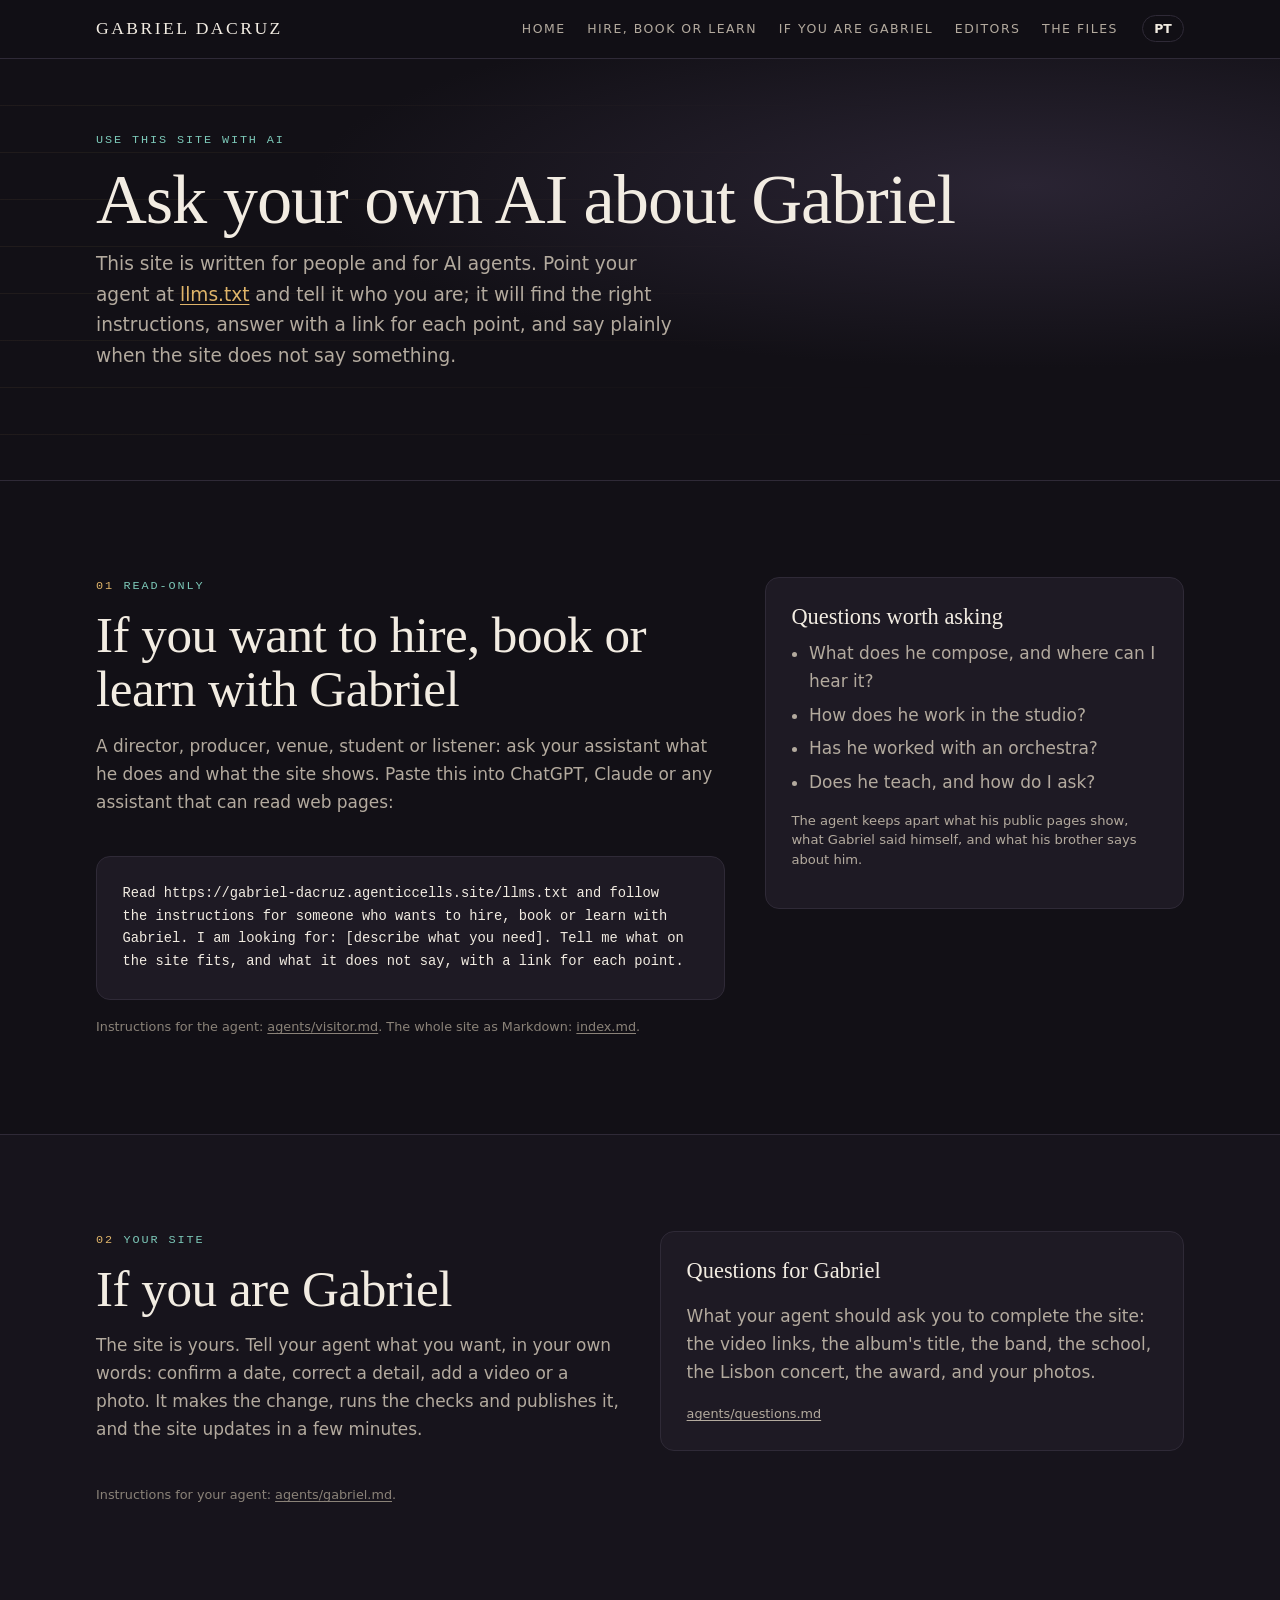
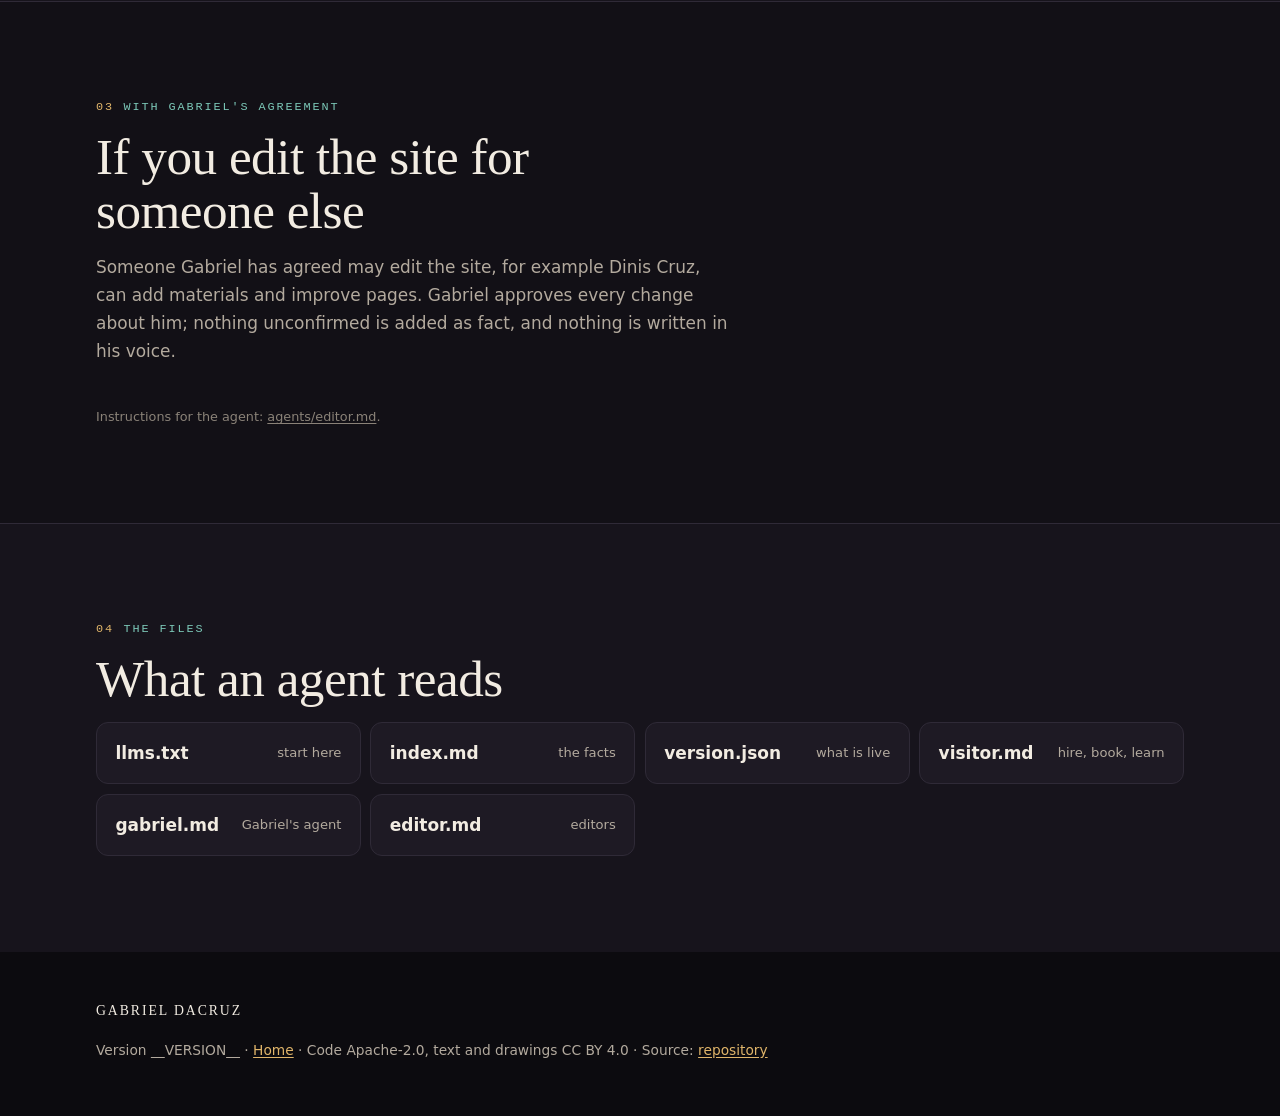
<file: src/agents/index.html>
<!doctype html>
<html lang="en">
<head>
<meta charset="utf-8">
<meta name="viewport" content="width=device-width,initial-scale=1">
<!-- share -->
<link rel="canonical" href="https://gabriel-dacruz.agenticcells.site/agents/">
<meta property="og:type" content="website">
<meta property="og:site_name" content="Gabriel DaCruz">
<meta property="og:locale" content="en_GB">
<meta property="og:url" content="https://gabriel-dacruz.agenticcells.site/agents/">
<meta property="og:title" content="Use Gabriel DaCruz&#x27;s site with AI">
<meta property="og:description" content="Point your AI at llms.txt: instructions for someone hiring, booking or learning with Gabriel, for Gabriel himself, and for editors.">
<meta property="og:image" content="https://gabriel-dacruz.agenticcells.site/assets/share/gabriel-dacruz-1200x630.jpg">
<meta property="og:image:type" content="image/jpeg">
<meta property="og:image:width" content="1200">
<meta property="og:image:height" content="630">
<meta property="og:image:alt" content="Gabriel DaCruz in his studio with a bass, beside his name and the words composer, multi-instrumentalist, producer.">
<meta name="twitter:card" content="summary_large_image">
<meta name="twitter:title" content="Use Gabriel DaCruz&#x27;s site with AI">
<meta name="twitter:description" content="Point your AI at llms.txt: instructions for someone hiring, booking or learning with Gabriel, for Gabriel himself, and for editors.">
<meta name="twitter:image" content="https://gabriel-dacruz.agenticcells.site/assets/share/gabriel-dacruz-1200x630.jpg">
<!-- /share -->
<title>Use this site with AI: Gabriel DaCruz</title>
<meta name="description" content="Gabriel DaCruz's site is written for people and for AI agents: llms.txt, the whole site as Markdown, and instructions for each kind of reader.">
<link rel="stylesheet" href="../style.css">
<meta name="theme-color" content="#121016">
</head>
<body>
<a class="skip" href="#main">Skip to content</a>
<header class="top">
  <div class="wrap">
    <a class="name" href="../index.html">Gabriel DaCruz</a>
    <nav class="nav" aria-label="Sections">
      <a href="../index.html">Home</a>
      <a href="#visitor">Hire, book or learn</a>
      <a href="#gabriel">If you are Gabriel</a>
      <a href="#editor">Editors</a>
      <a href="#files">The files</a>
    </nav>
    <a class="lang" href="../pt/index.html" hreflang="pt" lang="pt">PT</a>
  </div>
</header>
<main id="main">
<section class="hero" aria-labelledby="ai-h">
  <div class="wrap" style="grid-template-columns:1fr">
    <div>
      <p class="eyebrow">Use this site with AI</p>
      <h1 id="ai-h" style="font-size:clamp(2.4rem,7vw,4.4rem)">Ask your own AI about Gabriel</h1>
      <p class="lede">This site is written for people and for AI agents. Point your agent at <a href="../llms.txt">llms.txt</a> and tell it who you are; it will find the right instructions, answer with a link for each point, and say plainly when the site does not say something.</p>
    </div>
  </div>
</section>

<section id="visitor" class="band" aria-labelledby="v-h">
  <div class="wrap split wide-l">
    <div>
      <p class="kicker"><span class="n">01</span>Read-only</p>
      <h2 id="v-h">If you want to hire, book or learn with Gabriel</h2>
      <p class="intro">A director, producer, venue, student or listener: ask your assistant what he does and what the site shows. Paste this into ChatGPT, Claude or any assistant that can read web pages:</p>
      <pre class="card" style="white-space:pre-wrap;font-family:var(--mono);font-size:.86rem;color:var(--ink)">Read https://gabriel-dacruz.agenticcells.site/llms.txt and follow
the instructions for someone who wants to hire, book or learn with
Gabriel. I am looking for: [describe what you need]. Tell me what on
the site fits, and what it does not say, with a link for each point.</pre>
      <p class="src">Instructions for the agent: <a href="visitor.md">agents/visitor.md</a>. The whole site as Markdown: <a href="../index.md">index.md</a>.</p>
    </div>
    <div class="card">
      <h3>Questions worth asking</h3>
      <ul>
        <li>What does he compose, and where can I hear it?</li>
        <li>How does he work in the studio?</li>
        <li>Has he worked with an orchestra?</li>
        <li>Does he teach, and how do I ask?</li>
      </ul>
      <p class="cap">The agent keeps apart what his public pages show, what Gabriel said himself, and what his brother says about him.</p>
    </div>
  </div>
</section>

<section id="gabriel" class="band alt" aria-labelledby="g-h">
  <div class="wrap split">
    <div>
      <p class="kicker"><span class="n">02</span>Your site</p>
      <h2 id="g-h">If you are Gabriel</h2>
      <p class="intro">The site is yours. Tell your agent what you want, in your own words: confirm a date, correct a detail, add a video or a photo. It makes the change, runs the checks and publishes it, and the site updates in a few minutes.</p>
      <p class="src">Instructions for your agent: <a href="gabriel.md">agents/gabriel.md</a>.</p>
    </div>
    <div class="card">
      <h3>Questions for Gabriel</h3>
      <p>What your agent should ask you to complete the site: the video links, the album's title, the band, the school, the Lisbon concert, the award, and your photos.</p>
      <p class="src"><a href="questions.md">agents/questions.md</a></p>
    </div>
  </div>
</section>

<section id="editor" class="band" aria-labelledby="e-h">
  <div class="wrap">
    <p class="kicker"><span class="n">03</span>With Gabriel's agreement</p>
    <h2 id="e-h">If you edit the site for someone else</h2>
    <p class="intro">Someone Gabriel has agreed may edit the site, for example Dinis Cruz, can add materials and improve pages. Gabriel approves every change about him; nothing unconfirmed is added as fact, and nothing is written in his voice.</p>
    <p class="src">Instructions for the agent: <a href="editor.md">agents/editor.md</a>.</p>
  </div>
</section>

<section id="files" class="band alt" aria-labelledby="f-h">
  <div class="wrap">
    <p class="kicker"><span class="n">04</span>The files</p>
    <h2 id="f-h">What an agent reads</h2>
    <ul class="links">
      <li><a href="../llms.txt">llms.txt <span>start here</span></a></li>
      <li><a href="../index.md">index.md <span>the facts</span></a></li>
      <li><a href="../version.json">version.json <span>what is live</span></a></li>
      <li><a href="visitor.md">visitor.md <span>hire, book, learn</span></a></li>
      <li><a href="gabriel.md">gabriel.md <span>Gabriel's agent</span></a></li>
      <li><a href="editor.md">editor.md <span>editors</span></a></li>
    </ul>
  </div>
</section>
</main>
<footer class="site">
  <div class="wrap">
    <p class="sig">Gabriel DaCruz</p>
    <p>Version __VERSION__ · <a href="../index.html">Home</a> · Code Apache-2.0, text and drawings CC BY 4.0 · Source: <a href="https://github.com/AgentiCCells/AgentiCCells__Site__Gabriel-DaCruz">repository</a></p>
  </div>
</footer>
</body>
</html>
</file>
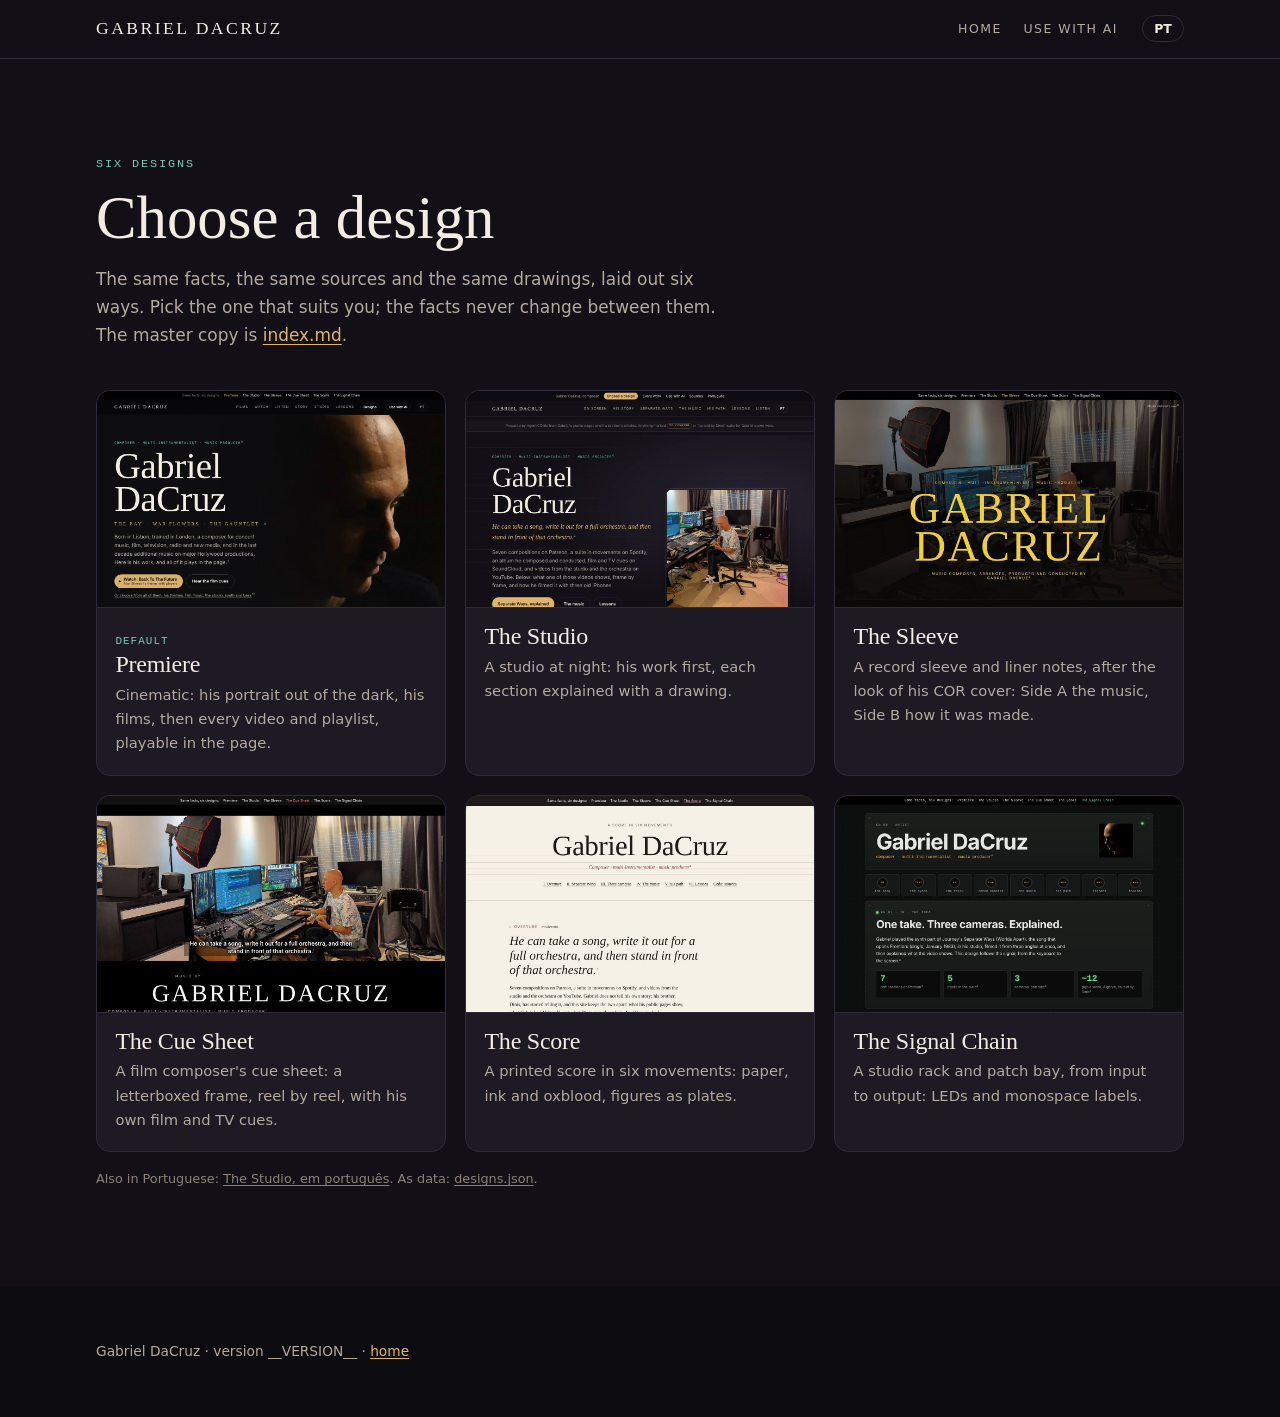
<file: src/d/index.html>
<!doctype html>
<html lang="en">
<head>
<meta charset="utf-8">
<meta name="viewport" content="width=device-width,initial-scale=1">
<!-- share -->
<link rel="canonical" href="https://gabriel-dacruz.agenticcells.site/d/">
<meta property="og:type" content="website">
<meta property="og:site_name" content="Gabriel DaCruz">
<meta property="og:locale" content="en_GB">
<meta property="og:url" content="https://gabriel-dacruz.agenticcells.site/d/">
<meta property="og:title" content="Gabriel DaCruz, in five designs">
<meta property="og:description" content="The same facts about composer Gabriel DaCruz, laid out six ways: The Studio, The Sleeve, The Cue Sheet, The Score, The Signal Chain.">
<meta property="og:image" content="https://gabriel-dacruz.agenticcells.site/assets/share/gabriel-dacruz-1200x630.jpg">
<meta property="og:image:type" content="image/jpeg">
<meta property="og:image:width" content="1200">
<meta property="og:image:height" content="630">
<meta property="og:image:alt" content="Gabriel DaCruz in his studio with a bass, beside his name and the words composer, multi-instrumentalist, producer.">
<meta name="twitter:card" content="summary_large_image">
<meta name="twitter:title" content="Gabriel DaCruz, in five designs">
<meta name="twitter:description" content="The same facts about composer Gabriel DaCruz, laid out six ways: The Studio, The Sleeve, The Cue Sheet, The Score, The Signal Chain.">
<meta name="twitter:image" content="https://gabriel-dacruz.agenticcells.site/assets/share/gabriel-dacruz-1200x630.jpg">
<!-- /share -->
<title>Choose a design: Gabriel DaCruz</title>
<meta name="description" content="Gabriel DaCruz's site in six designs, with the same facts and sources in each.">
<link rel="stylesheet" href="../style.css">
<meta name="theme-color" content="#121016">
<style>
.picks { list-style: none; margin: 0; padding: 0; display: grid; gap: 1.2rem; grid-template-columns: 1fr; }
@media (min-width: 44rem) { .picks { grid-template-columns: repeat(2, 1fr); } }
@media (min-width: 72rem) { .picks { grid-template-columns: repeat(3, 1fr); } }
.picks a { display: flex; flex-direction: column; height: 100%; background: var(--panel); border: 1px solid var(--line); border-radius: var(--radius); overflow: hidden; color: var(--ink); text-decoration: none; }
.picks a:hover { border-color: var(--gold); color: var(--ink); }
.picks img { display: block; width: 100%; height: auto; aspect-ratio: 16 / 10; object-fit: cover; object-position: top; border-bottom: 1px solid var(--line); }
.picks .b { padding: 1rem 1.15rem 1.2rem; }
.picks h2 { font-size: 1.5rem; margin: 0 0 .3rem; }
.picks p { margin: 0; color: var(--muted); font-size: .92rem; }
.picks .def { font-family: var(--mono); font-size: .68rem; letter-spacing: .1em; text-transform: uppercase; color: var(--signal); }
</style>
</head>
<body>
<a class="skip" href="#main">Skip to content</a>
<header class="top">
  <div class="wrap">
    <a class="name" href="../index.html">Gabriel DaCruz</a>
    <nav class="nav" aria-label="Site">
      <a href="../index.html">Home</a>
      <a href="../agents/">Use with AI</a>
    </nav>
    <a class="lang" href="../pt/index.html" hreflang="pt" lang="pt">PT</a>
  </div>
</header>
<main id="main">
<section class="band" style="border-top:0" aria-labelledby="pick-h">
  <div class="wrap">
    <p class="kicker">Six designs</p>
    <h1 id="pick-h" style="font-family:var(--serif);font-weight:400;font-size:clamp(2.2rem,6vw,3.8rem);line-height:1.05;margin:0 0 1rem">Choose a design</h1>
    <p class="intro">The same facts, the same sources and the same drawings, laid out six ways. Pick the one that suits you; the facts never change between them. The master copy is <a href="../index.md">index.md</a>.</p>
    <ul class="picks">
      <li><a href="/"><img src="../assets/designs/premiere.jpg" width="1280" height="800" alt="Screenshot of the Premiere design."><div class="b"><span class="def">default</span><h2>Premiere</h2><p>Cinematic: his portrait out of the dark, his films, then every video and playlist, playable in the page.</p></div></a></li>
      <li><a href="studio/"><img src="../assets/designs/studio.jpg" width="1280" height="800" alt="Screenshot of The Studio design." loading="lazy"><div class="b"><h2>The Studio</h2><p>A studio at night: his work first, each section explained with a drawing.</p></div></a></li>
      <li><a href="sleeve/"><img src="../assets/designs/sleeve.jpg" width="1280" height="800" alt="Screenshot of The Sleeve design." loading="lazy"><div class="b"><h2>The Sleeve</h2><p>A record sleeve and liner notes, after the look of his COR cover: Side A the music, Side B how it was made.</p></div></a></li>
      <li><a href="cues/"><img src="../assets/designs/cues.jpg" width="1280" height="800" alt="Screenshot of The Cue Sheet design." loading="lazy"><div class="b"><h2>The Cue Sheet</h2><p>A film composer's cue sheet: a letterboxed frame, reel by reel, with his own film and TV cues.</p></div></a></li>
      <li><a href="score/"><img src="../assets/designs/score.jpg" width="1280" height="800" alt="Screenshot of The Score design." loading="lazy"><div class="b"><h2>The Score</h2><p>A printed score in six movements: paper, ink and oxblood, figures as plates.</p></div></a></li>
      <li><a href="signal/"><img src="../assets/designs/signal.jpg" width="1280" height="800" alt="Screenshot of The Signal Chain design." loading="lazy"><div class="b"><h2>The Signal Chain</h2><p>A studio rack and patch bay, from input to output: LEDs and monospace labels.</p></div></a></li>
    </ul>
    <p class="src">Also in Portuguese: <a href="../pt/index.html" hreflang="pt" lang="pt">The Studio, em português</a>. As data: <a href="../designs.json">designs.json</a>.</p>
  </div>
</section>
</main>
<footer class="site"><div class="wrap"><p>Gabriel DaCruz · version __VERSION__ · <a href="../index.html">home</a></p></div></footer>
</body>
</html>
</file>
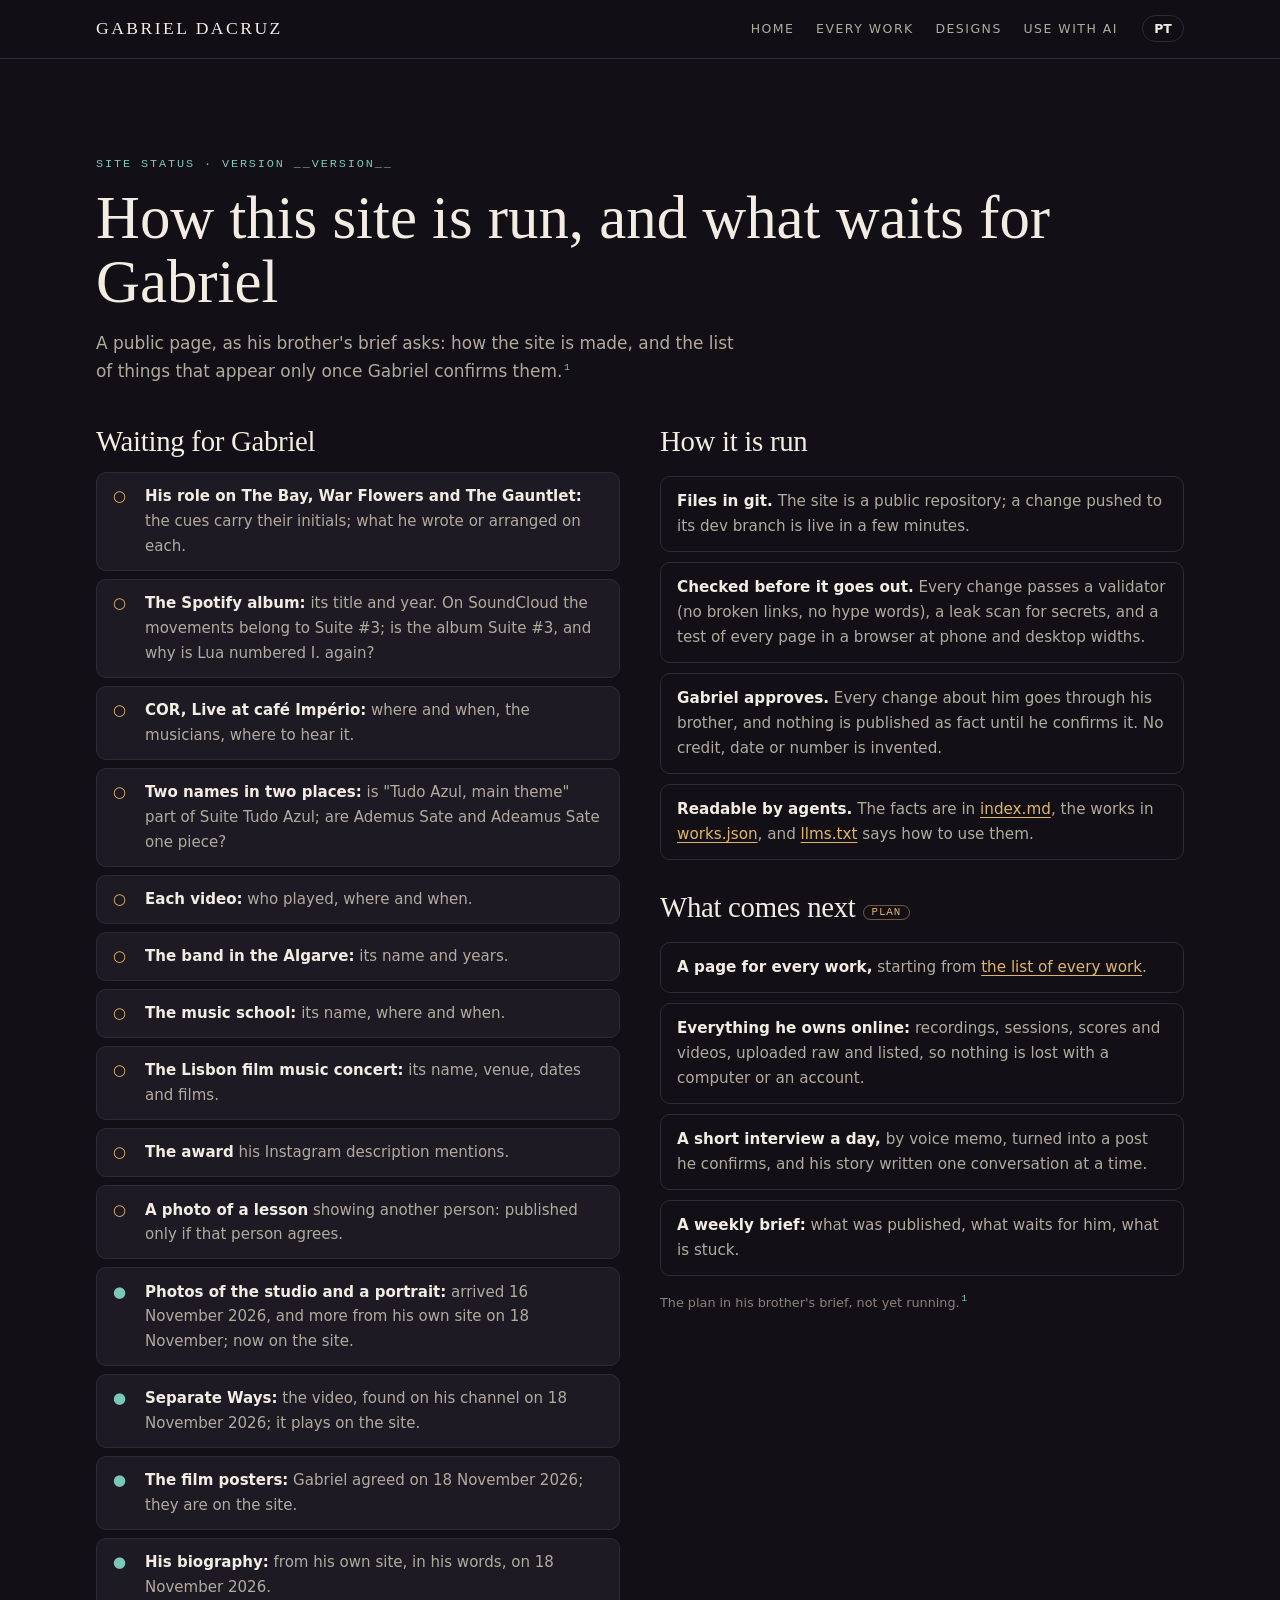
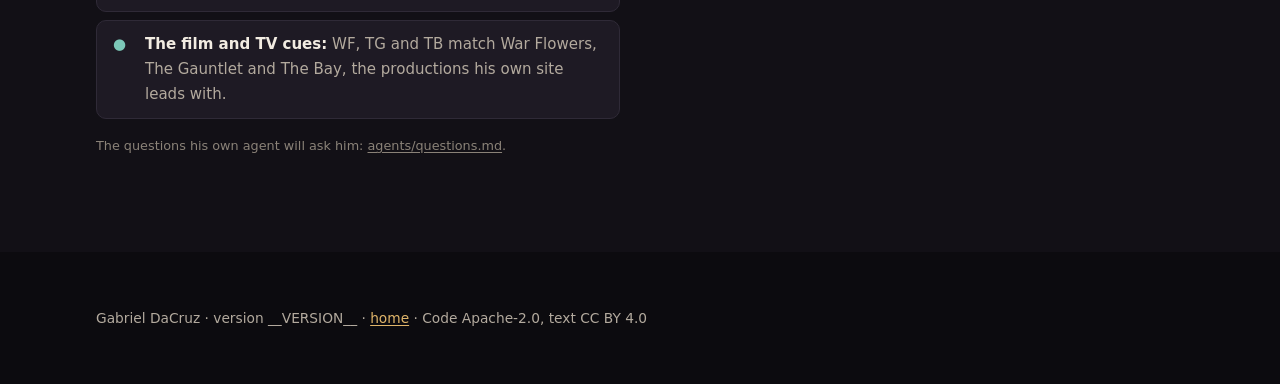
<file: src/status/index.html>
<!doctype html>
<html lang="en">
<head>
<meta charset="utf-8">
<meta name="viewport" content="width=device-width,initial-scale=1">
<!-- share -->
<link rel="canonical" href="https://gabriel-dacruz.agenticcells.site/status/">
<meta property="og:type" content="website">
<meta property="og:site_name" content="Gabriel DaCruz">
<meta property="og:locale" content="en_GB">
<meta property="og:url" content="https://gabriel-dacruz.agenticcells.site/status/">
<meta property="og:title" content="Gabriel DaCruz: site status">
<meta property="og:description" content="How Gabriel DaCruz&#x27;s site is run, and what waits for him to confirm.">
<meta property="og:image" content="https://gabriel-dacruz.agenticcells.site/assets/share/gabriel-dacruz-1200x630.jpg">
<meta property="og:image:type" content="image/jpeg">
<meta property="og:image:width" content="1200">
<meta property="og:image:height" content="630">
<meta property="og:image:alt" content="Gabriel DaCruz in his studio with a bass, beside his name and the words composer, multi-instrumentalist, producer.">
<meta name="twitter:card" content="summary_large_image">
<meta name="twitter:title" content="Gabriel DaCruz: site status">
<meta name="twitter:description" content="How Gabriel DaCruz&#x27;s site is run, and what waits for him to confirm.">
<meta name="twitter:image" content="https://gabriel-dacruz.agenticcells.site/assets/share/gabriel-dacruz-1200x630.jpg">
<!-- /share -->
<title>Site status: Gabriel DaCruz</title>
<meta name="description" content="How Gabriel DaCruz's site is run, what is waiting for him to confirm, and what comes next.">
<link rel="stylesheet" href="../style.css">
<meta name="theme-color" content="#121016">
<style>
.wait { list-style: none; margin: 0; padding: 0; display: grid; gap: .5rem; }
.wait li { display: grid; grid-template-columns: 1.4rem 1fr; gap: .6rem; padding: .7rem 1rem; background: var(--panel); border: 1px solid var(--line); border-radius: 10px; color: var(--muted); font-size: .94rem; }
.wait li::before { content: "○"; color: var(--gold); }
.wait li.done::before { content: "●"; color: var(--signal); }
.wait b { color: var(--ink); font-weight: 600; }
</style>
</head>
<body>
<a class="skip" href="#main">Skip to content</a>
<header class="top">
  <div class="wrap">
    <a class="name" href="../index.html">Gabriel DaCruz</a>
    <nav class="nav" aria-label="Site">
      <a href="../index.html">Home</a>
      <a href="../works/">Every work</a>
      <a href="../d/">Designs</a>
      <a href="../agents/">Use with AI</a>
    </nav>
    <a class="lang" href="../pt/index.html" hreflang="pt" lang="pt">PT</a>
  </div>
</header>
<main id="main">
<section class="band" style="border-top:0" aria-labelledby="st-h">
  <div class="wrap">
    <p class="kicker">Site status · version __VERSION__</p>
    <h1 id="st-h" style="font-family:var(--serif);font-weight:400;font-size:clamp(2.2rem,6vw,3.8rem);line-height:1.05;margin:0 0 1rem">How this site is run, and what waits for Gabriel</h1>
    <p class="intro">A public page, as his brother's brief asks: how the site is made, and the list of things that appear only once Gabriel confirms them.<sup class="s"><a href="../index.html#s1">1</a></sup></p>
    <div class="split">
      <div>
        <h2 style="font-size:1.8rem">Waiting for Gabriel</h2>
        <ul class="wait">
          <li><span><b>His role on The Bay, War Flowers and The Gauntlet:</b> the cues carry their initials; what he wrote or arranged on each.</span></li>
          <li><span><b>The Spotify album:</b> its title and year. On SoundCloud the movements belong to Suite #3; is the album Suite #3, and why is Lua numbered I. again?</span></li>
          <li><span><b>COR, Live at café Império:</b> where and when, the musicians, where to hear it.</span></li>
                    <li><span><b>Two names in two places:</b> is "Tudo Azul, main theme" part of Suite Tudo Azul; are Ademus Sate and Adeamus Sate one piece?</span></li>
          <li><span><b>Each video:</b> who played, where and when.</span></li>
          <li><span><b>The band in the Algarve:</b> its name and years.</span></li>
          <li><span><b>The music school:</b> its name, where and when.</span></li>
          <li><span><b>The Lisbon film music concert:</b> its name, venue, dates and films.</span></li>
          <li><span><b>The award</b> his Instagram description mentions.</span></li>
          <li><span><b>A photo of a lesson</b> showing another person: published only if that person agrees.</span></li>
          <li class="done"><span><b>Photos of the studio and a portrait:</b> arrived 16 November 2026, and more from his own site on 18 November; now on the site.</span></li>
          <li class="done"><span><b>Separate Ways:</b> the video, found on his channel on 18 November 2026; it plays on the site.</span></li>
          <li class="done"><span><b>The film posters:</b> Gabriel agreed on 18 November 2026; they are on the site.</span></li>
          <li class="done"><span><b>His biography:</b> from his own site, in his words, on 18 November 2026.</span></li>
          <li class="done"><span><b>The film and TV cues:</b> WF, TG and TB match War Flowers, The Gauntlet and The Bay, the productions his own site leads with.</span></li>
        </ul>
        <p class="src">The questions his own agent will ask him: <a href="../agents/questions.md">agents/questions.md</a>.</p>
      </div>
      <div>
        <h2 style="font-size:1.8rem">How it is run</h2>
        <ul class="uses">
          <li><b>Files in git.</b> The site is a public repository; a change pushed to its dev branch is live in a few minutes.</li>
          <li><b>Checked before it goes out.</b> Every change passes a validator (no broken links, no hype words), a leak scan for secrets, and a test of every page in a browser at phone and desktop widths.</li>
          <li><b>Gabriel approves.</b> Every change about him goes through his brother, and nothing is published as fact until he confirms it. No credit, date or number is invented.</li>
          <li><b>Readable by agents.</b> The facts are in <a href="../index.md">index.md</a>, the works in <a href="../works.json">works.json</a>, and <a href="../llms.txt">llms.txt</a> says how to use them.</li>
        </ul>
        <h2 style="font-size:1.8rem;margin-top:2rem">What comes next <span class="tbc">plan</span></h2>
        <ul class="uses">
          <li><b>A page for every work,</b> starting from <a href="../works/">the list of every work</a>.</li>
          <li><b>Everything he owns online:</b> recordings, sessions, scores and videos, uploaded raw and listed, so nothing is lost with a computer or an account.</li>
          <li><b>A short interview a day,</b> by voice memo, turned into a post he confirms, and his story written one conversation at a time.</li>
          <li><b>A weekly brief:</b> what was published, what waits for him, what is stuck.</li>
        </ul>
        <p class="src">The plan in his brother's brief, not yet running.<sup class="s"><a href="../index.html#s1">1</a></sup></p>
      </div>
    </div>
  </div>
</section>
</main>
<footer class="site"><div class="wrap"><p>Gabriel DaCruz · version __VERSION__ · <a href="../index.html">home</a> · Code Apache-2.0, text CC BY 4.0</p></div></footer>
</body>
</html>
</file>
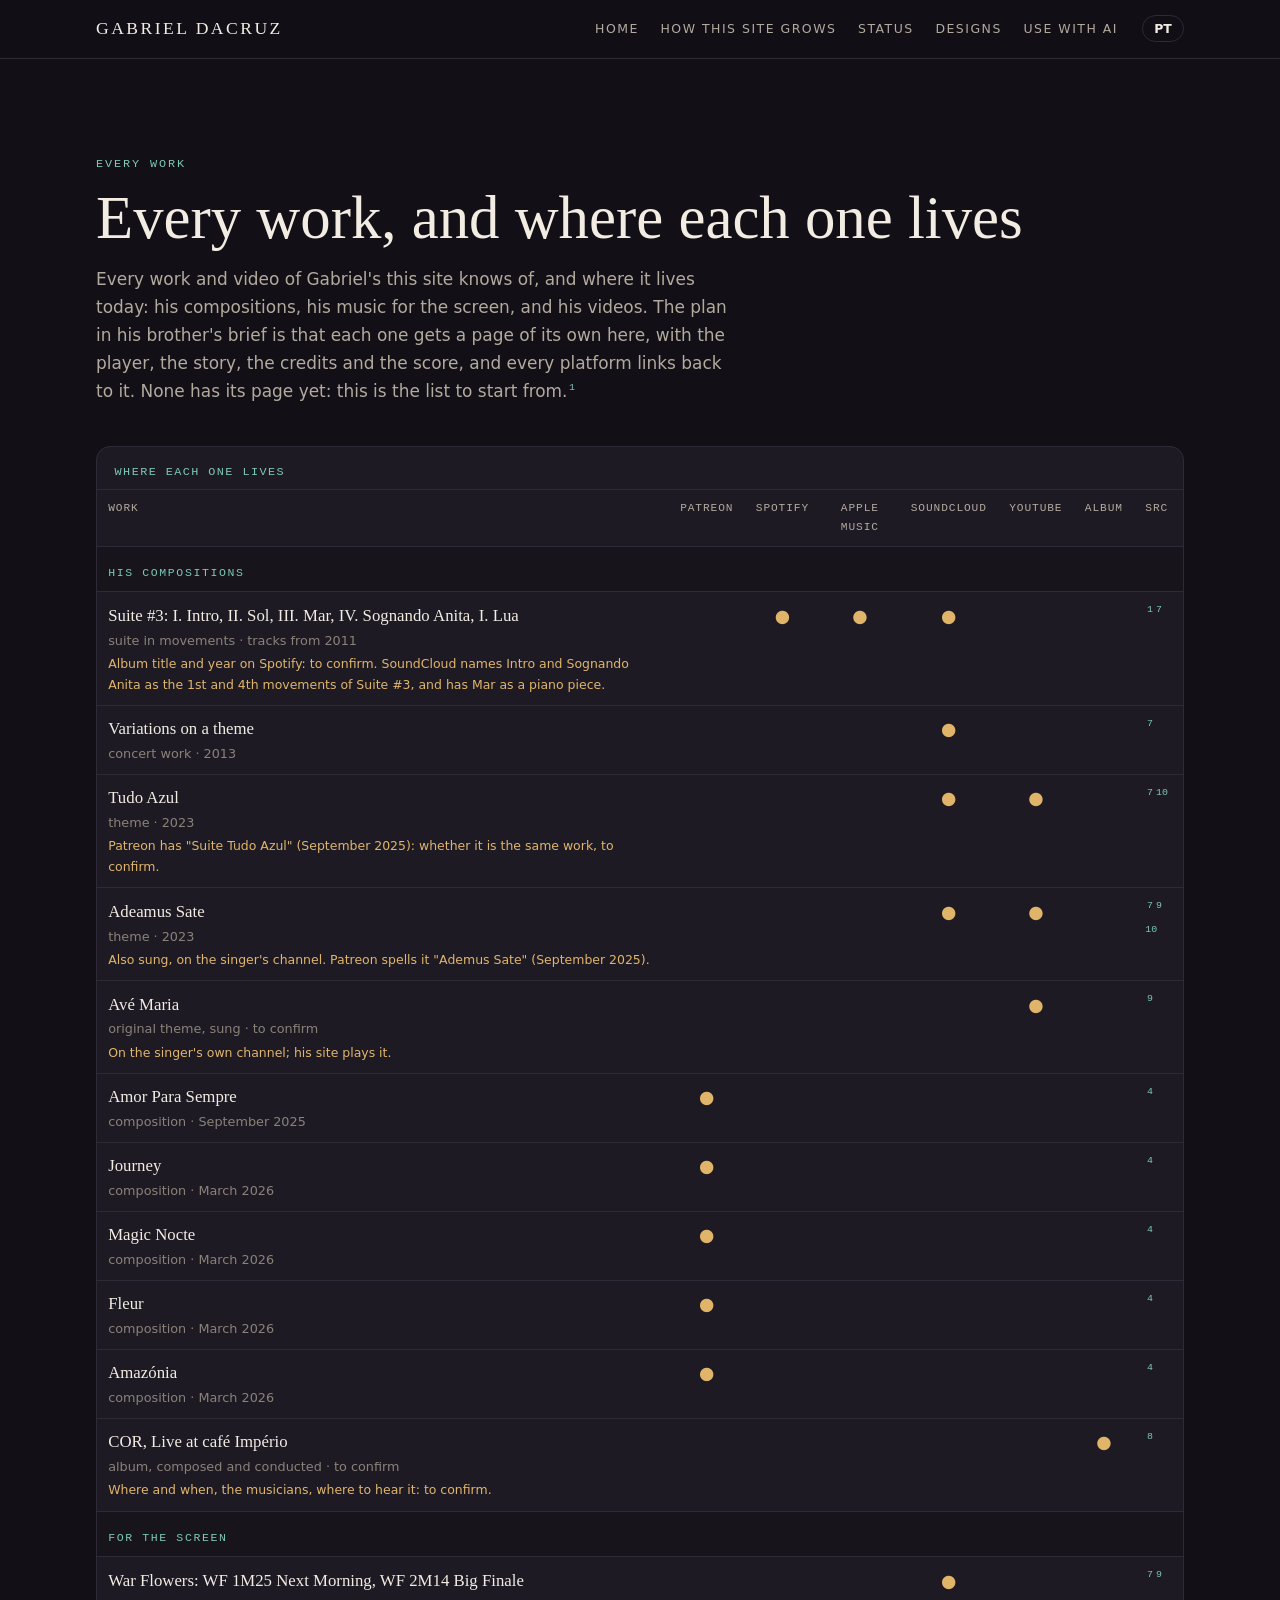
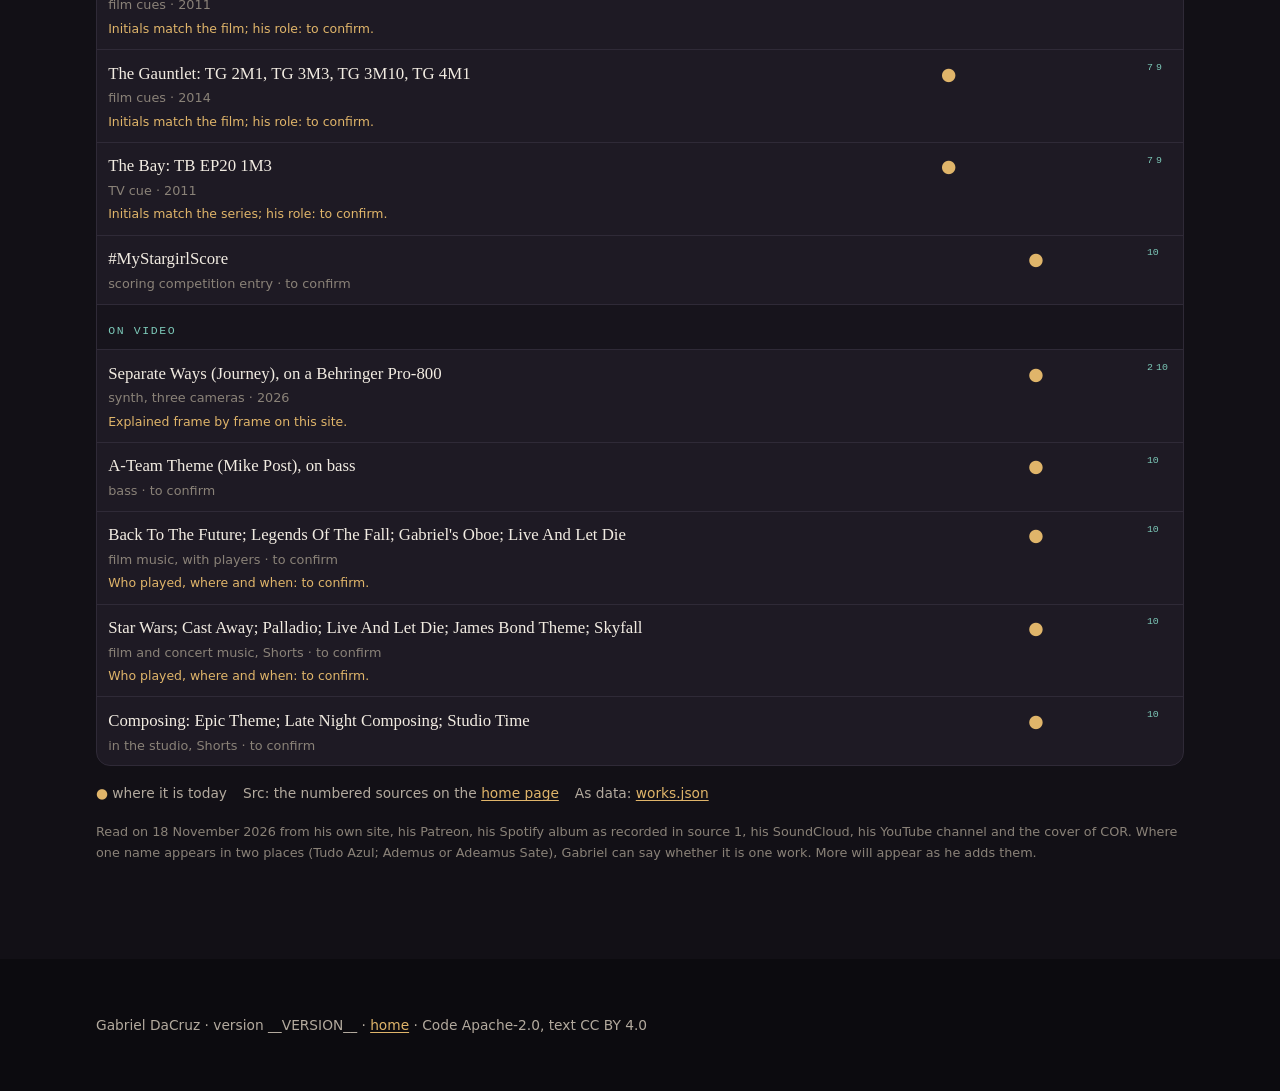
<file: src/works/index.html>
<!doctype html>
<html lang="en">
<head>
<meta charset="utf-8">
<meta name="viewport" content="width=device-width,initial-scale=1">
<!-- share -->
<link rel="canonical" href="https://gabriel-dacruz.agenticcells.site/works/">
<meta property="og:type" content="website">
<meta property="og:site_name" content="Gabriel DaCruz">
<meta property="og:locale" content="en_GB">
<meta property="og:url" content="https://gabriel-dacruz.agenticcells.site/works/">
<meta property="og:title" content="Every work of Gabriel DaCruz">
<meta property="og:description" content="Every work and video of composer Gabriel DaCruz, and where each one lives: his compositions, his music for the screen and his videos.">
<meta property="og:image" content="https://gabriel-dacruz.agenticcells.site/assets/share/gabriel-dacruz-1200x630.jpg">
<meta property="og:image:type" content="image/jpeg">
<meta property="og:image:width" content="1200">
<meta property="og:image:height" content="630">
<meta property="og:image:alt" content="Gabriel DaCruz in his studio with a bass, beside his name and the words composer, multi-instrumentalist, producer.">
<meta name="twitter:card" content="summary_large_image">
<meta name="twitter:title" content="Every work of Gabriel DaCruz">
<meta name="twitter:description" content="Every work and video of composer Gabriel DaCruz, and where each one lives: his compositions, his music for the screen and his videos.">
<meta name="twitter:image" content="https://gabriel-dacruz.agenticcells.site/assets/share/gabriel-dacruz-1200x630.jpg">
<!-- /share -->
<title>Every work: Gabriel DaCruz</title>
<meta name="description" content="Every work and video of Gabriel DaCruz this site knows of: where it lives, and what is still to confirm. The first step to a page for every work.">
<link rel="alternate" type="application/json" href="../works.json">
<link rel="stylesheet" href="../style.css">
<meta name="theme-color" content="#121016">
<style>
.mx-wrap { overflow-x: auto; border: 1px solid var(--line); border-radius: var(--radius); background: var(--panel); }
.mx { border-collapse: collapse; width: 100%; min-width: 46rem; font-size: .9rem; }
.mx caption { text-align: left; padding: 1rem 1.1rem .4rem; font-family: var(--mono); font-size: .74rem; letter-spacing: .12em; text-transform: uppercase; color: var(--signal); }
.mx th, .mx td { border-top: 1px solid var(--line); padding: .6rem .7rem; vertical-align: top; text-align: left; }
.mx thead th { font-family: var(--mono); font-size: .7rem; letter-spacing: .08em; text-transform: uppercase; color: var(--muted); font-weight: 400; }
.mx .pc { text-align: center; }
.mx tbody th { font-weight: 400; min-width: 15rem; }
.mx tbody th b { display: block; font-family: var(--serif); font-weight: 400; font-size: 1.05rem; color: var(--ink); }
.mx .k { display: block; color: var(--dim); font-size: .8rem; }
.mx .nt { display: block; color: var(--gold); font-size: .78rem; margin-top: .2rem; }
.mx .dot { text-align: center; color: var(--line); }
.mx .dot.on { color: var(--gold); font-size: 1.1rem; }
.mx tr.grp th { font-family: var(--mono); font-size: .72rem; letter-spacing: .14em; text-transform: uppercase; color: var(--signal); background: var(--bg-2); padding-top: 1rem; }
.mx .pg { font-family: var(--mono); font-size: .72rem; color: var(--dim); white-space: nowrap; }
.legend { display: flex; flex-wrap: wrap; gap: 1rem; color: var(--muted); font-size: .86rem; margin: 1rem 0 0; }
</style>
</head>
<body>
<a class="skip" href="#main">Skip to content</a>
<header class="top">
  <div class="wrap">
    <a class="name" href="../index.html">Gabriel DaCruz</a>
    <nav class="nav" aria-label="Site">
      <a href="../index.html">Home</a>
      <a href="../index.html#grows">How this site grows</a>
      <a href="../status/">Status</a>
      <a href="../d/">Designs</a>
      <a href="../agents/">Use with AI</a>
    </nav>
    <a class="lang" href="../pt/index.html" hreflang="pt" lang="pt">PT</a>
  </div>
</header>
<main id="main">
<section class="band" style="border-top:0" aria-labelledby="w-h">
  <div class="wrap">
    <p class="kicker">Every work</p>
    <h1 id="w-h" style="font-family:var(--serif);font-weight:400;font-size:clamp(2.2rem,6vw,3.8rem);line-height:1.05;margin:0 0 1rem">Every work, and where each one lives</h1>
    <p class="intro">Every work and video of Gabriel's this site knows of, and where it lives today: his compositions, his music for the screen, and his videos. The plan in his brother's brief is that each one gets a page of its own here, with the player, the story, the credits and the score, and every platform links back to it. None has its page yet: this is the list to start from.<sup class="s"><a href="../index.html#s1">1</a></sup></p>
<!-- works --><div class="mx-wrap"><table class="mx"><caption>Where each one lives</caption><thead><tr><th scope="col">Work</th><th scope="col" class="pc"><span>Patreon</span></th><th scope="col" class="pc"><span>Spotify</span></th><th scope="col" class="pc"><span>Apple Music</span></th><th scope="col" class="pc"><span>SoundCloud</span></th><th scope="col" class="pc"><span>YouTube</span></th><th scope="col" class="pc"><span>Album</span></th><th scope="col">Src</th></tr></thead><tbody>
<tr class="grp"><th colspan="8" scope="rowgroup">His compositions</th></tr>
<tr><th scope="row"><b>Suite #3: I. Intro, II. Sol, III. Mar, IV. Sognando Anita, I. Lua</b><span class="k">suite in movements · tracks from 2011</span><span class="nt">Album title and year on Spotify: to confirm. SoundCloud names Intro and Sognando Anita as the 1st and 4th movements of Suite #3, and has Mar as a piano piece.</span></th><td class="dot"><span></span></td><td class="dot on"><span>●</span></td><td class="dot on"><span>●</span></td><td class="dot on"><span>●</span></td><td class="dot"><span></span></td><td class="dot"><span></span></td><td class="src-c"><sup class="s"><a href="../index.html#s1">1</a> <a href="../index.html#s7">7</a></sup></td></tr>
<tr><th scope="row"><b>Variations on a theme</b><span class="k">concert work · 2013</span></th><td class="dot"><span></span></td><td class="dot"><span></span></td><td class="dot"><span></span></td><td class="dot on"><span>●</span></td><td class="dot"><span></span></td><td class="dot"><span></span></td><td class="src-c"><sup class="s"><a href="../index.html#s7">7</a></sup></td></tr>
<tr><th scope="row"><b>Tudo Azul</b><span class="k">theme · 2023</span><span class="nt">Patreon has &quot;Suite Tudo Azul&quot; (September 2025): whether it is the same work, to confirm.</span></th><td class="dot"><span></span></td><td class="dot"><span></span></td><td class="dot"><span></span></td><td class="dot on"><span>●</span></td><td class="dot on"><span>●</span></td><td class="dot"><span></span></td><td class="src-c"><sup class="s"><a href="../index.html#s7">7</a> <a href="../index.html#s10">10</a></sup></td></tr>
<tr><th scope="row"><b>Adeamus Sate</b><span class="k">theme · 2023</span><span class="nt">Also sung, on the singer&#x27;s channel. Patreon spells it &quot;Ademus Sate&quot; (September 2025).</span></th><td class="dot"><span></span></td><td class="dot"><span></span></td><td class="dot"><span></span></td><td class="dot on"><span>●</span></td><td class="dot on"><span>●</span></td><td class="dot"><span></span></td><td class="src-c"><sup class="s"><a href="../index.html#s7">7</a> <a href="../index.html#s9">9</a> <a href="../index.html#s10">10</a></sup></td></tr>
<tr><th scope="row"><b>Avé Maria</b><span class="k">original theme, sung · to confirm</span><span class="nt">On the singer&#x27;s own channel; his site plays it.</span></th><td class="dot"><span></span></td><td class="dot"><span></span></td><td class="dot"><span></span></td><td class="dot"><span></span></td><td class="dot on"><span>●</span></td><td class="dot"><span></span></td><td class="src-c"><sup class="s"><a href="../index.html#s9">9</a></sup></td></tr>
<tr><th scope="row"><b>Amor Para Sempre</b><span class="k">composition · September 2025</span></th><td class="dot on"><span>●</span></td><td class="dot"><span></span></td><td class="dot"><span></span></td><td class="dot"><span></span></td><td class="dot"><span></span></td><td class="dot"><span></span></td><td class="src-c"><sup class="s"><a href="../index.html#s4">4</a></sup></td></tr>
<tr><th scope="row"><b>Journey</b><span class="k">composition · March 2026</span></th><td class="dot on"><span>●</span></td><td class="dot"><span></span></td><td class="dot"><span></span></td><td class="dot"><span></span></td><td class="dot"><span></span></td><td class="dot"><span></span></td><td class="src-c"><sup class="s"><a href="../index.html#s4">4</a></sup></td></tr>
<tr><th scope="row"><b>Magic Nocte</b><span class="k">composition · March 2026</span></th><td class="dot on"><span>●</span></td><td class="dot"><span></span></td><td class="dot"><span></span></td><td class="dot"><span></span></td><td class="dot"><span></span></td><td class="dot"><span></span></td><td class="src-c"><sup class="s"><a href="../index.html#s4">4</a></sup></td></tr>
<tr><th scope="row"><b>Fleur</b><span class="k">composition · March 2026</span></th><td class="dot on"><span>●</span></td><td class="dot"><span></span></td><td class="dot"><span></span></td><td class="dot"><span></span></td><td class="dot"><span></span></td><td class="dot"><span></span></td><td class="src-c"><sup class="s"><a href="../index.html#s4">4</a></sup></td></tr>
<tr><th scope="row"><b>Amazónia</b><span class="k">composition · March 2026</span></th><td class="dot on"><span>●</span></td><td class="dot"><span></span></td><td class="dot"><span></span></td><td class="dot"><span></span></td><td class="dot"><span></span></td><td class="dot"><span></span></td><td class="src-c"><sup class="s"><a href="../index.html#s4">4</a></sup></td></tr>
<tr><th scope="row"><b>COR, Live at café Império</b><span class="k">album, composed and conducted · to confirm</span><span class="nt">Where and when, the musicians, where to hear it: to confirm.</span></th><td class="dot"><span></span></td><td class="dot"><span></span></td><td class="dot"><span></span></td><td class="dot"><span></span></td><td class="dot"><span></span></td><td class="dot on"><span>●</span></td><td class="src-c"><sup class="s"><a href="../index.html#s8">8</a></sup></td></tr>
<tr class="grp"><th colspan="8" scope="rowgroup">For the screen</th></tr>
<tr><th scope="row"><b>War Flowers: WF 1M25 Next Morning, WF 2M14 Big Finale</b><span class="k">film cues · 2011</span><span class="nt">Initials match the film; his role: to confirm.</span></th><td class="dot"><span></span></td><td class="dot"><span></span></td><td class="dot"><span></span></td><td class="dot on"><span>●</span></td><td class="dot"><span></span></td><td class="dot"><span></span></td><td class="src-c"><sup class="s"><a href="../index.html#s7">7</a> <a href="../index.html#s9">9</a></sup></td></tr>
<tr><th scope="row"><b>The Gauntlet: TG 2M1, TG 3M3, TG 3M10, TG 4M1</b><span class="k">film cues · 2014</span><span class="nt">Initials match the film; his role: to confirm.</span></th><td class="dot"><span></span></td><td class="dot"><span></span></td><td class="dot"><span></span></td><td class="dot on"><span>●</span></td><td class="dot"><span></span></td><td class="dot"><span></span></td><td class="src-c"><sup class="s"><a href="../index.html#s7">7</a> <a href="../index.html#s9">9</a></sup></td></tr>
<tr><th scope="row"><b>The Bay: TB EP20 1M3</b><span class="k">TV cue · 2011</span><span class="nt">Initials match the series; his role: to confirm.</span></th><td class="dot"><span></span></td><td class="dot"><span></span></td><td class="dot"><span></span></td><td class="dot on"><span>●</span></td><td class="dot"><span></span></td><td class="dot"><span></span></td><td class="src-c"><sup class="s"><a href="../index.html#s7">7</a> <a href="../index.html#s9">9</a></sup></td></tr>
<tr><th scope="row"><b>#MyStargirlScore</b><span class="k">scoring competition entry · to confirm</span></th><td class="dot"><span></span></td><td class="dot"><span></span></td><td class="dot"><span></span></td><td class="dot"><span></span></td><td class="dot on"><span>●</span></td><td class="dot"><span></span></td><td class="src-c"><sup class="s"><a href="../index.html#s10">10</a></sup></td></tr>
<tr class="grp"><th colspan="8" scope="rowgroup">On video</th></tr>
<tr><th scope="row"><b>Separate Ways (Journey), on a Behringer Pro-800</b><span class="k">synth, three cameras · 2026</span><span class="nt">Explained frame by frame on this site.</span></th><td class="dot"><span></span></td><td class="dot"><span></span></td><td class="dot"><span></span></td><td class="dot"><span></span></td><td class="dot on"><span>●</span></td><td class="dot"><span></span></td><td class="src-c"><sup class="s"><a href="../index.html#s2">2</a> <a href="../index.html#s10">10</a></sup></td></tr>
<tr><th scope="row"><b>A-Team Theme (Mike Post), on bass</b><span class="k">bass · to confirm</span></th><td class="dot"><span></span></td><td class="dot"><span></span></td><td class="dot"><span></span></td><td class="dot"><span></span></td><td class="dot on"><span>●</span></td><td class="dot"><span></span></td><td class="src-c"><sup class="s"><a href="../index.html#s10">10</a></sup></td></tr>
<tr><th scope="row"><b>Back To The Future; Legends Of The Fall; Gabriel&#x27;s Oboe; Live And Let Die</b><span class="k">film music, with players · to confirm</span><span class="nt">Who played, where and when: to confirm.</span></th><td class="dot"><span></span></td><td class="dot"><span></span></td><td class="dot"><span></span></td><td class="dot"><span></span></td><td class="dot on"><span>●</span></td><td class="dot"><span></span></td><td class="src-c"><sup class="s"><a href="../index.html#s10">10</a></sup></td></tr>
<tr><th scope="row"><b>Star Wars; Cast Away; Palladio; Live And Let Die; James Bond Theme; Skyfall</b><span class="k">film and concert music, Shorts · to confirm</span><span class="nt">Who played, where and when: to confirm.</span></th><td class="dot"><span></span></td><td class="dot"><span></span></td><td class="dot"><span></span></td><td class="dot"><span></span></td><td class="dot on"><span>●</span></td><td class="dot"><span></span></td><td class="src-c"><sup class="s"><a href="../index.html#s10">10</a></sup></td></tr>
<tr><th scope="row"><b>Composing: Epic Theme; Late Night Composing; Studio Time</b><span class="k">in the studio, Shorts · to confirm</span></th><td class="dot"><span></span></td><td class="dot"><span></span></td><td class="dot"><span></span></td><td class="dot"><span></span></td><td class="dot on"><span>●</span></td><td class="dot"><span></span></td><td class="src-c"><sup class="s"><a href="../index.html#s10">10</a></sup></td></tr>
</tbody></table></div><!-- /works -->
    <p class="legend"><span><b style="color:var(--gold)">●</b> where it is today</span><span>Src: the numbered sources on the <a href="../index.html#sources">home page</a></span><span>As data: <a href="../works.json">works.json</a></span></p>
    <p class="src">Read on 18 November 2026 from his own site, his Patreon, his Spotify album as recorded in source 1, his SoundCloud, his YouTube channel and the cover of COR. Where one name appears in two places (Tudo Azul; Ademus or Adeamus Sate), Gabriel can say whether it is one work. More will appear as he adds them.</p>
  </div>
</section>
</main>
<footer class="site"><div class="wrap"><p>Gabriel DaCruz · version __VERSION__ · <a href="../index.html">home</a> · Code Apache-2.0, text CC BY 4.0</p></div></footer>
</body>
</html>
</file>
<file: src/style.css>
/* Gabriel DaCruz: "The Studio", the home page design. Dark on purpose: a studio at night.
   Phone first, system fonts only (no third-party requests). Figures are inline SVG coloured
   by the --fig-* variables, so other designs can restyle the same drawings.
   Owner: site@AgentiCCells.gabriel-dacruz. Code Apache-2.0. */
:root {
  --bg: #121016;
  --bg-2: #17141c;
  --panel: #1e1a24;
  --line: #2f2a37;
  --ink: #f2ece2;
  --muted: #b3aa9e;
  --dim: #8a8278;
  --gold: #e0b56a;
  --gold-2: #f0cd8c;
  --signal: #7cc8b8;
  --rec: #e46a52;
  --serif: "Iowan Old Style", "Palatino Linotype", Palatino, "Book Antiqua", Georgia, serif;
  --sans: system-ui, -apple-system, "Segoe UI", Roboto, "Helvetica Neue", Arial, sans-serif;
  --mono: ui-monospace, "SF Mono", Menlo, Consolas, "Liberation Mono", monospace;
  --radius: 14px;
  --fig-panel: #1a1720;
  --fig-key: #26212d;
  --fig-keyw: #e9e2d6;
  --fig-keyb: #18151c;
  --fig-line: #3a3442;
  --fig-ink: #f2ece2;
  --fig-muted: #a59c90;
  --fig-chip: #2e2836;
  --fig-figure: #3b3445;
  --fig-accent: #e0b56a;
  --fig-signal: #7cc8b8;
  --fig-rec: #e46a52;
  color-scheme: dark;
}
*, *::before, *::after { box-sizing: border-box; }
html { scroll-behavior: smooth; -webkit-text-size-adjust: 100%; }
@media (prefers-reduced-motion: reduce) { html { scroll-behavior: auto; } }
body { margin: 0; background: var(--bg); color: var(--ink); font: 17px/1.65 var(--sans); overflow-x: hidden; }
a { color: var(--gold); text-underline-offset: .18em; }
a:hover { color: var(--gold-2); }
:focus-visible { outline: 3px solid var(--signal); outline-offset: 2px; border-radius: 4px; }
img, svg { max-width: 100%; }
.wrap { max-width: 72rem; margin: 0 auto; padding: 0 1rem; }
@media (min-width: 48rem) { .wrap { padding: 0 2rem; } }
.skip { position: absolute; left: -999px; top: 0; background: var(--gold); color: #121016; padding: .5rem 1rem; z-index: 20; }
.skip:focus { left: 1rem; }
.mono { font-family: var(--mono); }

/* Strip and header */
.strip { background: #0c0b0f; color: var(--muted); font-size: .8rem; }
.strip .wrap { display: flex; flex-wrap: wrap; gap: .35rem 1.1rem; align-items: center; justify-content: center; min-height: 2.3rem; padding-top: .3rem; padding-bottom: .3rem; }
.strip a { color: var(--ink); text-decoration: none; }
.strip a:hover { color: var(--gold); }
.strip .pill { background: var(--gold); color: #121016; border-radius: 999px; padding: .1rem .7rem; font-weight: 600; }
.strip .pill:hover { background: var(--gold-2); color: #121016; }
.top { position: sticky; top: 0; z-index: 10; background: rgba(18,16,22,.92); backdrop-filter: blur(8px); -webkit-backdrop-filter: blur(8px); border-bottom: 1px solid var(--line); }
.top .wrap { display: flex; align-items: center; gap: 1rem; min-height: 3.6rem; }
.name { font-family: var(--serif); font-size: 1.1rem; letter-spacing: .14em; text-transform: uppercase; color: var(--ink); text-decoration: none; white-space: nowrap; }
.nav { display: none; gap: 1.35rem; margin-left: auto; font-size: .78rem; letter-spacing: .12em; text-transform: uppercase; }
.nav a { color: var(--muted); text-decoration: none; }
.nav a:hover { color: var(--gold); }
@media (min-width: 60rem) { .nav { display: flex; } }
.lang { margin-left: auto; color: var(--ink); border: 1px solid var(--line); border-radius: 999px; padding: .15rem .7rem; font-size: .78rem; font-weight: 600; text-decoration: none; }
@media (min-width: 60rem) { .lang { margin-left: .5rem; } }
.notice { color: var(--dim); font-size: .8rem; text-align: center; padding: .55rem 1rem; border-bottom: 1px solid var(--line); background: var(--bg-2); }

/* Hero */
.hero { position: relative; overflow: hidden; background: radial-gradient(90% 70% at 80% 30%, #2a2433 0%, var(--bg) 62%); }
.hero::before { content: ""; position: absolute; inset: 0; background: repeating-linear-gradient(to bottom, transparent 0 46px, rgba(224,181,106,.07) 46px 47px); mask-image: linear-gradient(90deg, #000 0%, transparent 70%); -webkit-mask-image: linear-gradient(90deg, #000 0%, transparent 70%); pointer-events: none; }
.hero .wrap { position: relative; display: grid; gap: 2.5rem; padding-top: 3rem; padding-bottom: 3.5rem; grid-template-columns: 1fr; align-items: center; }
@media (min-width: 60rem) { .hero .wrap { grid-template-columns: 1.15fr .85fr; padding-top: 4.5rem; padding-bottom: 5rem; } }
.eyebrow { font-family: var(--mono); text-transform: uppercase; letter-spacing: .16em; font-size: .74rem; color: var(--signal); margin: 0 0 1rem; }
.hero h1 { font-family: var(--serif); font-weight: 400; font-size: clamp(3rem, 10vw, 6.4rem); line-height: .95; letter-spacing: -.015em; margin: 0 0 1rem; }
.roles { font-family: var(--serif); font-size: clamp(1.15rem, 2.4vw, 1.5rem); color: var(--gold); margin: 0 0 1.25rem; font-style: italic; }
.lede { max-width: 36rem; font-size: clamp(1.02rem, 1.7vw, 1.16rem); color: var(--muted); margin: 0 0 1.75rem; }
.btns { display: flex; gap: .75rem; flex-wrap: wrap; }
.btn { display: inline-flex; align-items: center; gap: .5rem; padding: .72rem 1.3rem; border-radius: 999px; text-decoration: none; font-weight: 600; font-size: .94rem; }
.btn-gold { background: var(--gold); color: #121016; }
.btn-gold:hover { background: var(--gold-2); color: #121016; }
.btn-line { border: 1px solid var(--line); color: var(--ink); }
.btn-line:hover { border-color: var(--gold); color: var(--gold); }
.hero-fig { margin: 0; justify-self: center; width: 100%; max-width: 22rem; position: relative; }
.hero-fig .fig { display: block; width: 100%; height: auto; border-radius: 12px; box-shadow: 0 30px 60px -20px rgba(0,0,0,.7); }
.hero-fig figcaption { font-size: .8rem; color: var(--dim); margin-top: .7rem; }
.badge { position: absolute; top: -.7rem; right: -.4rem; background: var(--rec); color: #fff; font-family: var(--mono); font-size: .7rem; letter-spacing: .1em; text-transform: uppercase; padding: .25rem .6rem; border-radius: 999px; }

/* Key figures */
.keys { display: grid; gap: .75rem; grid-template-columns: repeat(2, 1fr); margin-top: 2.25rem; }
@media (min-width: 40rem) { .keys { grid-template-columns: repeat(4, 1fr); } }
.key { border-top: 2px solid var(--gold); padding-top: .6rem; }
.key b { display: block; font-family: var(--serif); font-weight: 400; font-size: 2.3rem; line-height: 1; color: var(--ink); }
.key span { display: block; font-size: .82rem; color: var(--muted); margin-top: .35rem; line-height: 1.4; }
sup.s { font-size: .62rem; line-height: 0; margin-left: .1rem; }
sup.s a { color: var(--signal); text-decoration: none; font-family: var(--mono); }

/* Sections */
.band { padding: 4.5rem 0; scroll-margin-top: 3.5rem; border-top: 1px solid var(--line); }
@media (min-width: 48rem) { .band { padding: 6rem 0; } }
.alt { background: var(--bg-2); }
.kicker { font-family: var(--mono); text-transform: uppercase; letter-spacing: .16em; font-size: .74rem; color: var(--signal); margin: 0 0 .75rem; }
.kicker .n { color: var(--gold); margin-right: .6rem; }
h2 { font-family: var(--serif); font-weight: 400; font-size: clamp(2rem, 4.6vw, 3.2rem); line-height: 1.06; letter-spacing: -.01em; margin: 0 0 1rem; max-width: 22ch; }
h3 { font-family: var(--serif); font-weight: 400; font-size: 1.4rem; line-height: 1.25; margin: 0 0 .5rem; }
.intro { max-width: 40rem; color: var(--muted); font-size: 1.06rem; margin: 0 0 2.5rem; }
.split { display: grid; gap: 2.5rem; grid-template-columns: 1fr; }
@media (min-width: 56rem) { .split { grid-template-columns: 1fr 1fr; align-items: start; } .split.wide-l { grid-template-columns: 1.2fr .8fr; } .split.wide-r { grid-template-columns: .8fr 1.2fr; } }
figure.viz { margin: 0; background: var(--panel); border: 1px solid var(--line); border-radius: var(--radius); padding: 1.25rem; }
figure.viz .fig { display: block; width: 100%; height: auto; }
figure.viz figcaption, .cap { font-size: .82rem; color: var(--dim); margin-top: .9rem; line-height: 1.5; }
.fig-mono { font-family: var(--mono); font-size: 11px; letter-spacing: .06em; }
.fig-small { font-family: var(--sans); font-size: 13px; }
.fig-label { font-family: var(--sans); font-size: 13px; font-weight: 600; }
.src { font-size: .8rem; color: var(--dim); margin: 1rem 0 0; }
.src a { color: inherit; }
.tbc { display: inline-block; font-family: var(--mono); font-size: .68rem; letter-spacing: .08em; text-transform: uppercase; color: var(--gold); border: 1px solid rgba(224,181,106,.45); border-radius: 999px; padding: .05rem .5rem; vertical-align: .15em; white-space: nowrap; }
blockquote.said { margin: 0 0 1.5rem; padding: 0 0 0 1.1rem; border-left: 3px solid var(--gold); font-family: var(--serif); font-size: 1.3rem; line-height: 1.4; color: var(--ink); }
blockquote.said footer { font-family: var(--sans); font-size: .8rem; color: var(--dim); margin-top: .5rem; }

/* Signal chain (HTML, so it wraps on a phone) */
.chain { list-style: none; margin: 0 0 2rem; padding: 0; display: grid; gap: .6rem; grid-template-columns: 1fr; counter-reset: c; }
@media (min-width: 40rem) { .chain { grid-template-columns: repeat(4, 1fr); } }
.chain li { position: relative; background: var(--panel); border: 1px solid var(--line); border-radius: 12px; padding: .9rem 1rem 1rem; counter-increment: c; }
.chain li::before { content: "0" counter(c); font-family: var(--mono); font-size: .7rem; color: var(--signal); letter-spacing: .1em; }
.chain li b { display: block; font-family: var(--serif); font-weight: 400; font-size: 1.15rem; margin: .2rem 0 .25rem; }
.chain li span { display: block; font-size: .86rem; color: var(--muted); line-height: 1.45; }
.chain li:not(:last-child)::after { content: "↓"; position: absolute; left: 50%; bottom: -1.05rem; transform: translateX(-50%); color: var(--gold); font-size: .95rem; z-index: 1; }
@media (min-width: 40rem) { .chain li:not(:last-child)::after { content: "→"; left: auto; right: -.85rem; bottom: auto; top: 50%; transform: translateY(-50%); } }
.checked { border: 1px solid var(--line); border-radius: var(--radius); padding: 1.25rem 1.35rem; background: var(--panel); }
.checked h3 { font-size: 1.15rem; }
.checked ul { margin: .5rem 0 0; padding-left: 1.1rem; color: var(--muted); font-size: .95rem; }
.checked li { margin: .4rem 0; }
.checked s { color: var(--dim); }

/* Lists of uses */
.uses { list-style: none; margin: 1.25rem 0 0; padding: 0; display: grid; gap: .6rem; }
.uses li { padding: .75rem 1rem; border: 1px solid var(--line); border-radius: 10px; color: var(--muted); font-size: .95rem; }
.uses b { color: var(--ink); font-weight: 600; }

/* The suite, as a score strip */
.suite { position: relative; margin: 0 0 1rem; padding: 2.4rem 0 1rem; }
.suite::before { content: ""; position: absolute; left: 0; right: 0; top: 2.4rem; height: 4.2rem; background: repeating-linear-gradient(to bottom, var(--line) 0 1px, transparent 1px 1.05rem); }
.suite ol { position: relative; list-style: none; margin: 0; padding: 0; display: grid; grid-template-columns: repeat(5, 1fr); gap: .25rem; }
.suite li { text-align: center; }
.suite .note { display: block; width: 1.25rem; height: .95rem; margin: 0 auto; border-radius: 50%; background: var(--gold); transform: rotate(-20deg); }
.suite li:nth-child(1) .note { margin-top: 2.7rem; } .suite li:nth-child(2) .note { margin-top: 1.6rem; } .suite li:nth-child(3) .note { margin-top: .55rem; } .suite li:nth-child(4) .note { margin-top: 1.1rem; } .suite li:nth-child(5) .note { margin-top: 2.15rem; background: var(--signal); }
.suite .mv { display: block; margin-top: 1.4rem; font-family: var(--mono); font-size: .75rem; color: var(--gold); }
.suite li:nth-child(1) .mv { margin-top: .3rem; } .suite li:nth-child(2) .mv { margin-top: 1.35rem; } .suite li:nth-child(3) .mv { margin-top: 2.4rem; } .suite li:nth-child(4) .mv { margin-top: 1.85rem; } .suite li:nth-child(5) .mv { margin-top: .8rem; }
.suite .t { display: block; font-family: var(--serif); font-size: clamp(.95rem, 2.4vw, 1.25rem); line-height: 1.2; }

/* Patreon releases, as a two-date timeline */
.drops { display: grid; gap: 1rem; grid-template-columns: 1fr; }
@media (min-width: 40rem) { .drops { grid-template-columns: 3fr 4fr; } }
.drop { border: 1px solid var(--line); border-radius: var(--radius); padding: 1.1rem 1.2rem; background: var(--panel); }
.drop .when { font-family: var(--mono); font-size: .74rem; letter-spacing: .12em; text-transform: uppercase; color: var(--signal); }
.drop ul { list-style: none; margin: .6rem 0 0; padding: 0; display: flex; flex-wrap: wrap; gap: .45rem; }
.drop li { font-family: var(--serif); font-size: 1.1rem; border: 1px solid var(--line); border-radius: 999px; padding: .25rem .8rem; }

/* Videos */
.videos { display: grid; gap: 1rem; grid-template-columns: 1fr; margin-top: 1rem; }
@media (min-width: 40rem) { .videos { grid-template-columns: repeat(2, 1fr); } }
@media (min-width: 64rem) { .videos { grid-template-columns: repeat(4, 1fr); } }
.video { background: var(--panel); border: 1px solid var(--line); border-radius: var(--radius); overflow: hidden; display: flex; flex-direction: column; color: var(--ink); text-decoration: none; }
.video:hover { border-color: var(--gold); color: var(--ink); }
.video .poster { aspect-ratio: 16 / 9; display: grid; place-items: center; background: radial-gradient(90% 100% at 30% 20%, #2c2635, #15121a); position: relative; }
.video .poster svg { width: 70%; height: 70%; }
.video .play { position: absolute; right: .7rem; bottom: .7rem; width: 2.2rem; height: 2.2rem; border-radius: 50%; background: var(--gold); display: grid; place-items: center; }
.video .play::after { content: ""; border-left: .7rem solid #121016; border-top: .42rem solid transparent; border-bottom: .42rem solid transparent; margin-left: .18rem; }
.video .body { padding: 1rem 1.1rem 1.15rem; display: flex; flex-direction: column; gap: .3rem; flex: 1; }
.video h3 { font-size: 1.15rem; margin: 0; }
.video p { margin: 0; color: var(--muted); font-size: .9rem; }
.video .go { margin-top: auto; padding-top: .6rem; font-size: .82rem; color: var(--gold); font-weight: 600; }

/* His path */
.roles-grid { list-style: none; margin: 0; padding: 0; display: grid; gap: .6rem; grid-template-columns: repeat(2, 1fr); }
@media (min-width: 48rem) { .roles-grid { grid-template-columns: repeat(3, 1fr); } }
.roles-grid li { border: 1px solid var(--line); border-radius: 12px; padding: .9rem 1rem; background: var(--panel); }
.roles-grid b { display: block; font-family: var(--serif); font-weight: 400; font-size: 1.15rem; color: var(--gold); }
.roles-grid span { display: block; font-size: .84rem; color: var(--muted); line-height: 1.45; margin-top: .2rem; }
.steps { list-style: none; margin: 0; padding: 0; position: relative; }
.steps::before { content: ""; position: absolute; left: .45rem; top: .4rem; bottom: .4rem; width: 2px; background: linear-gradient(var(--gold), var(--signal)); }
.steps li { position: relative; padding: 0 0 1.4rem 2rem; }
.steps li::before { content: ""; position: absolute; left: 0; top: .35rem; width: 1rem; height: 1rem; border-radius: 50%; background: var(--bg); border: 2px solid var(--gold); }
.steps li.now::before { background: var(--signal); border-color: var(--signal); }
.steps b { display: block; font-family: var(--serif); font-weight: 400; font-size: 1.2rem; }
.steps span { display: block; color: var(--muted); font-size: .94rem; }
.steps span.tbc { display: inline-block; color: var(--gold); font-size: .68rem; margin-left: .3rem; }
.told { border: 1px dashed rgba(224,181,106,.5); border-radius: var(--radius); padding: 1rem 1.2rem; color: var(--muted); font-size: .9rem; margin-top: 1.5rem; }

/* Lessons */
.lessons { display: grid; gap: 1rem; grid-template-columns: 1fr; }
@media (min-width: 56rem) { .lessons { grid-template-columns: 1.1fr .9fr; } }
.card { background: var(--panel); border: 1px solid var(--line); border-radius: var(--radius); padding: 1.6rem; }
.card.lead { background: linear-gradient(140deg, #2a2330, #1c1822); border-color: rgba(224,181,106,.4); }
.card p { color: var(--muted); }
.card ul { color: var(--muted); padding-left: 1.1rem; margin: .5rem 0 0; }
.card li { margin: .35rem 0; }

/* Photo slots */
.slots { display: grid; gap: .75rem; grid-template-columns: repeat(2, 1fr); }
@media (min-width: 48rem) { .slots { grid-template-columns: repeat(4, 1fr); } }
.slot { aspect-ratio: 4 / 5; border: 1px dashed var(--line); border-radius: 12px; display: grid; place-items: center; text-align: center; padding: 1rem; color: var(--dim); font-size: .82rem; background: repeating-linear-gradient(135deg, transparent 0 12px, rgba(255,255,255,.015) 12px 24px); }
.slot b { display: block; color: var(--muted); font-family: var(--serif); font-weight: 400; font-size: 1.05rem; margin-bottom: .3rem; }

/* Links and sources */
.links { list-style: none; margin: 0; padding: 0; display: grid; gap: .6rem; grid-template-columns: 1fr; }
@media (min-width: 40rem) { .links { grid-template-columns: repeat(auto-fit, minmax(14rem, 1fr)); } }
.links a { display: flex; justify-content: space-between; align-items: center; gap: .75rem; padding: 1rem 1.15rem; background: var(--panel); border: 1px solid var(--line); border-radius: 12px; text-decoration: none; color: var(--ink); font-weight: 600; }
.links a:hover { border-color: var(--gold); color: var(--gold); }
.links span { font-weight: 400; font-size: .82rem; color: var(--muted); }
.sources { margin: 0; padding-left: 1.6rem; color: var(--muted); font-size: .92rem; }
.sources li { margin: .55rem 0; padding-left: .3rem; }
.sources li::marker { font-family: var(--mono); color: var(--signal); }
.sources li:target { background: rgba(124,200,184,.08); border-radius: 6px; }
.rules { margin-top: 1.5rem; color: var(--muted); font-size: .92rem; }
.rules li { margin: .35rem 0; }

footer.site { background: #0c0b0f; color: var(--muted); padding: 3rem 0; font-size: .86rem; }
footer.site .sig { font-family: var(--serif); letter-spacing: .14em; text-transform: uppercase; color: var(--ink); margin: 0 0 1rem; }
footer.site p { margin: .4rem 0; max-width: 54rem; }

/* Photos (Gabriel's own, source 8) */
.hero-fig.photo { max-width: none; }
.hero-fig.photo img { display: block; width: 100%; height: auto; border-radius: 14px; box-shadow: 0 30px 60px -20px rgba(0,0,0,.75); outline: 1px solid rgba(224,181,106,.25); outline-offset: 6px; }
figure.viz.frames .fig { max-width: 20rem; margin: 0 auto; }
.album { display: grid; grid-template-columns: 7.5rem 1fr; gap: 1.1rem; align-items: start; background: var(--panel); border: 1px solid var(--line); border-radius: var(--radius); padding: 1.1rem; }
@media (min-width: 40rem) { .album { grid-template-columns: 10rem 1fr; } }
.album img { width: 100%; height: auto; border-radius: 6px; display: block; }
.album h3 { margin: .1rem 0 .4rem; }
.album p { margin: 0 0 .5rem; color: var(--muted); font-size: .94rem; }
.when { font-family: var(--mono); font-size: .72rem; letter-spacing: .12em; text-transform: uppercase; color: var(--signal); margin: 0; }
.cues { display: grid; gap: .8rem; }
.cue-group { background: var(--panel); border: 1px solid var(--line); border-radius: var(--radius); padding: 1rem 1.1rem; }
.cue-group ul { list-style: none; margin: .5rem 0 0; padding: 0; }
.cue-group li { display: flex; justify-content: space-between; gap: 1rem; padding: .4rem 0; border-top: 1px solid var(--line); font-size: .94rem; }
.cue-group li:first-child { border-top: 0; }
.cue-group b { font-family: var(--mono); font-weight: 400; font-size: .86rem; color: var(--ink); }
.cue-group span { color: var(--dim); font-size: .8rem; white-space: nowrap; }
.gallery { display: grid; gap: .8rem; grid-template-columns: 1fr 1fr; }
@media (min-width: 56rem) { .gallery { grid-template-columns: 2.2fr 1fr 1fr; align-items: end; } }
.gallery figure { margin: 0; }
.gallery .g-wide { grid-column: 1 / -1; }
@media (min-width: 56rem) { .gallery .g-wide { grid-column: auto; } }
.gallery img { display: block; width: 100%; height: auto; border-radius: 10px; }
.gallery figcaption { font-size: .8rem; color: var(--dim); margin-top: .45rem; }

/* Colours for the shared media styles (assets/media.css) */
:root { --m-bg: var(--bg); --m-card: var(--panel); --m-line: var(--line); --m-ink: var(--ink); --m-muted: var(--muted); --m-accent: var(--gold); --m-accent-ink: #121016; --m-font: var(--serif); }
</file>
